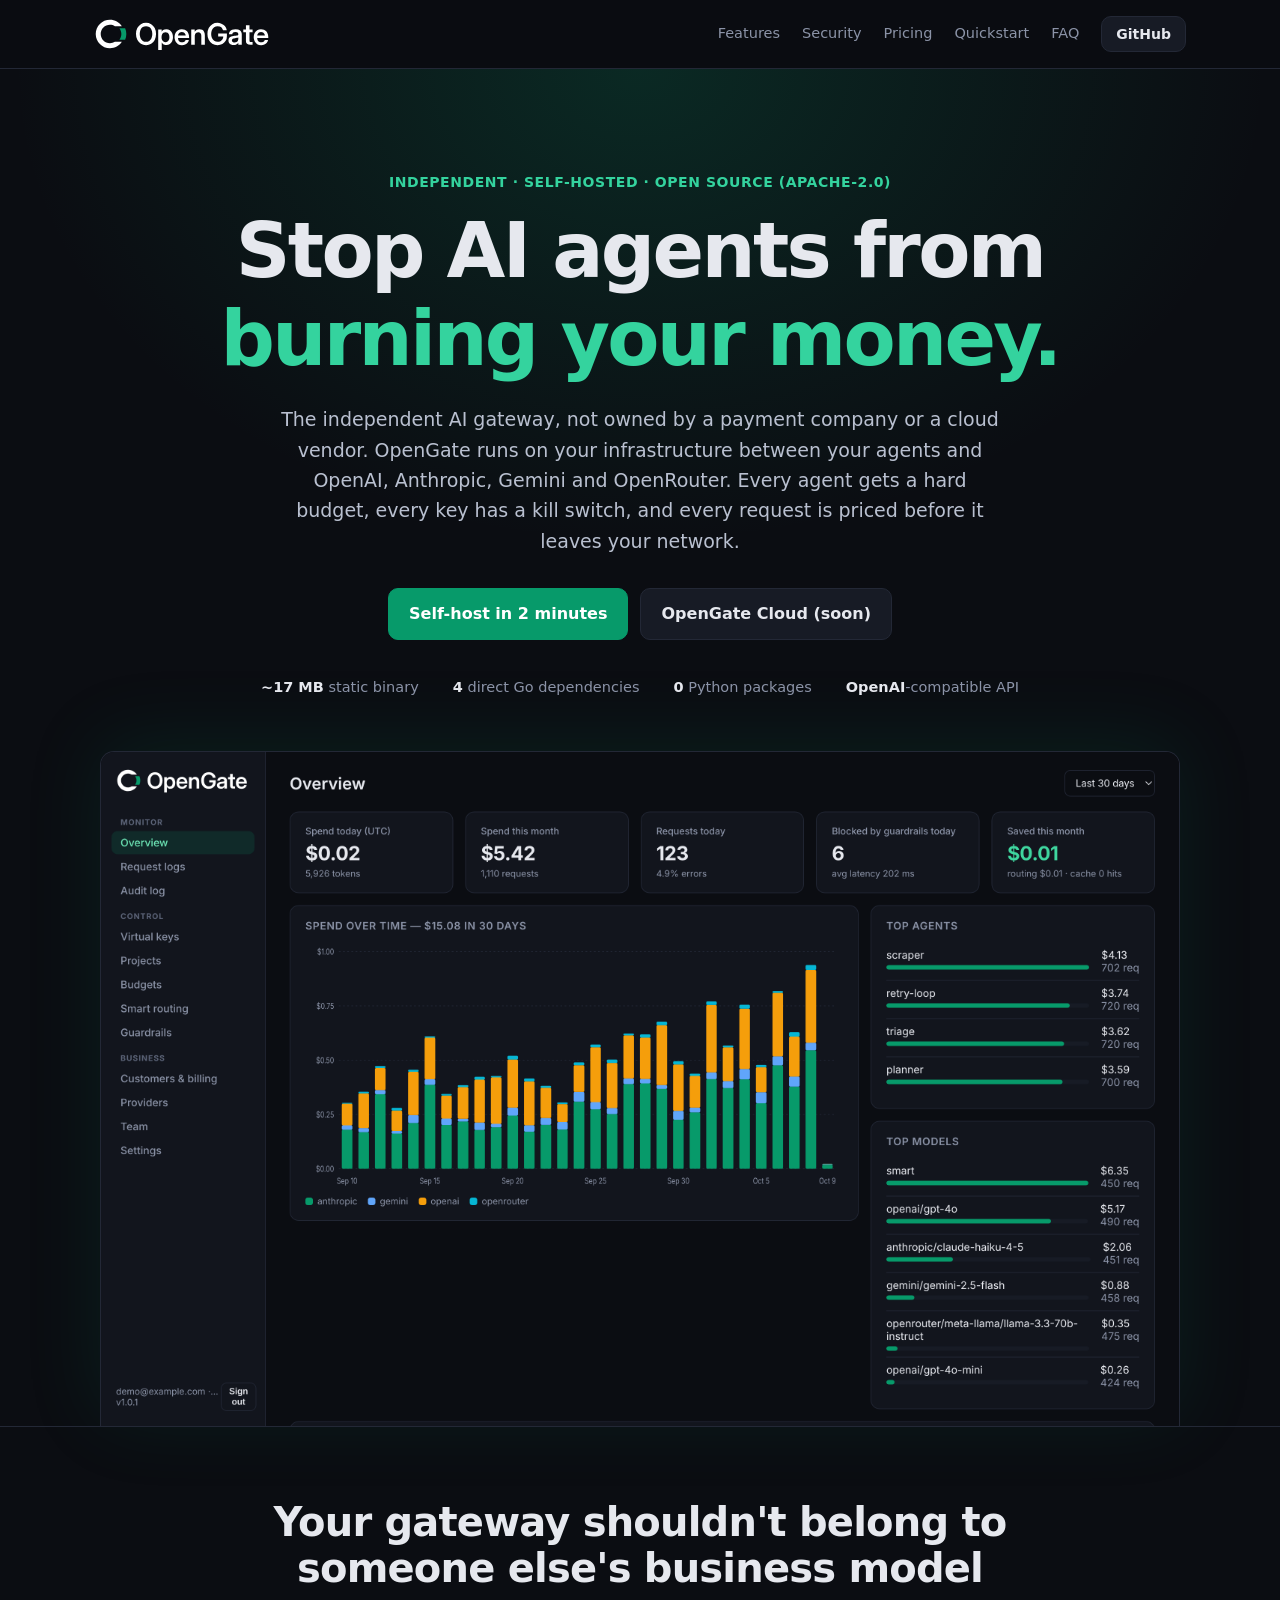
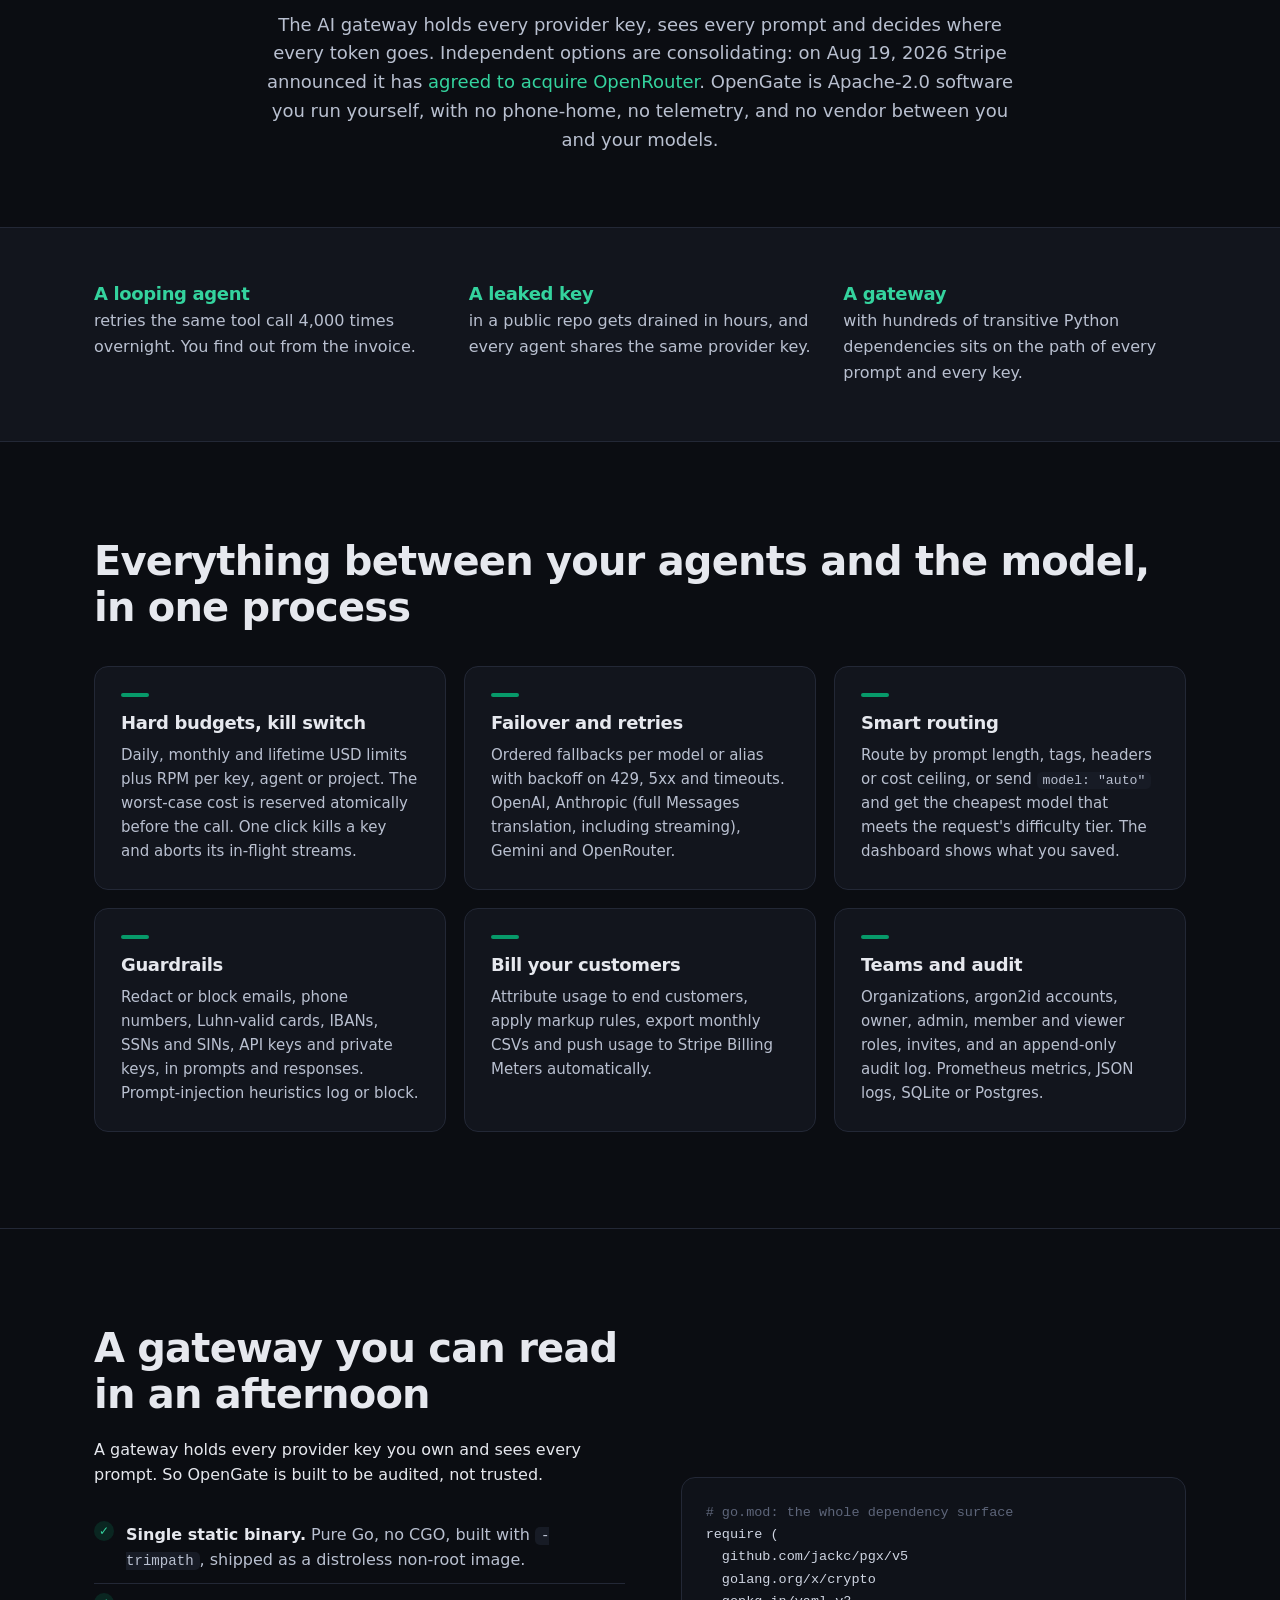
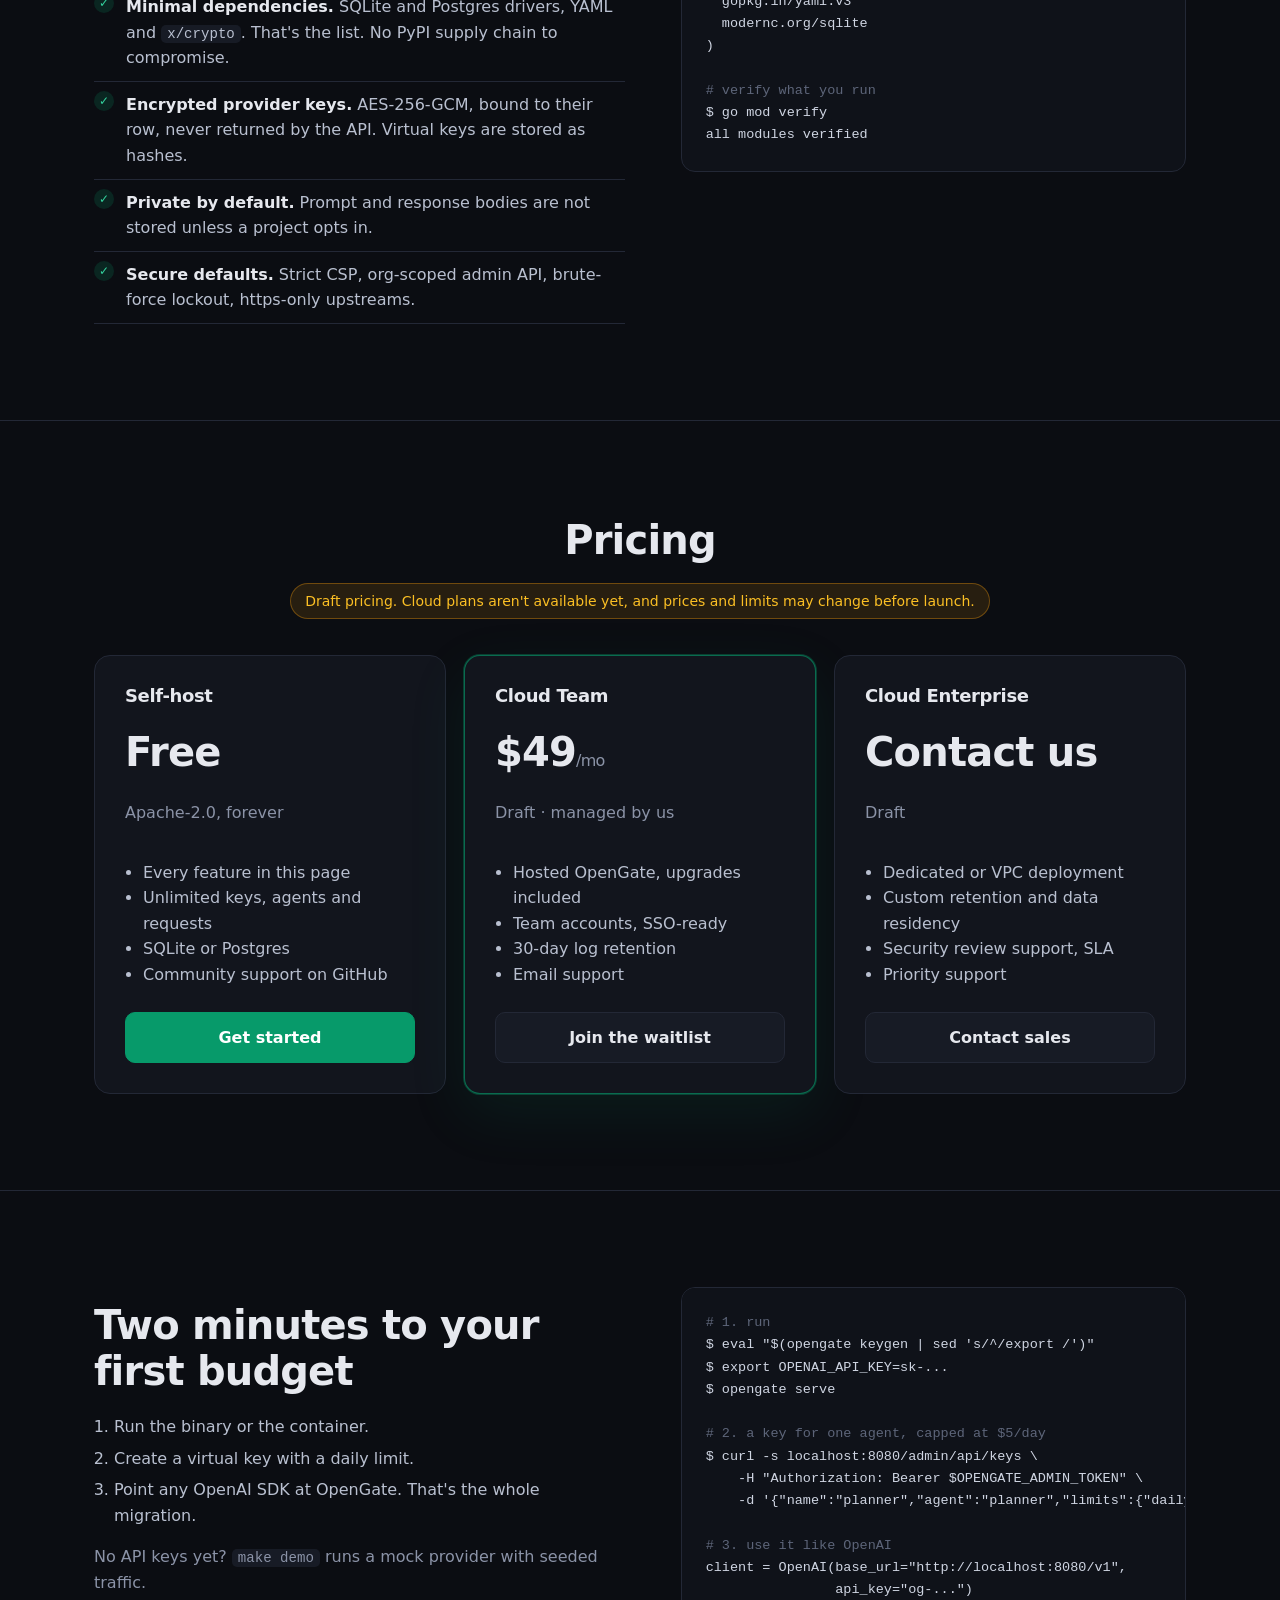
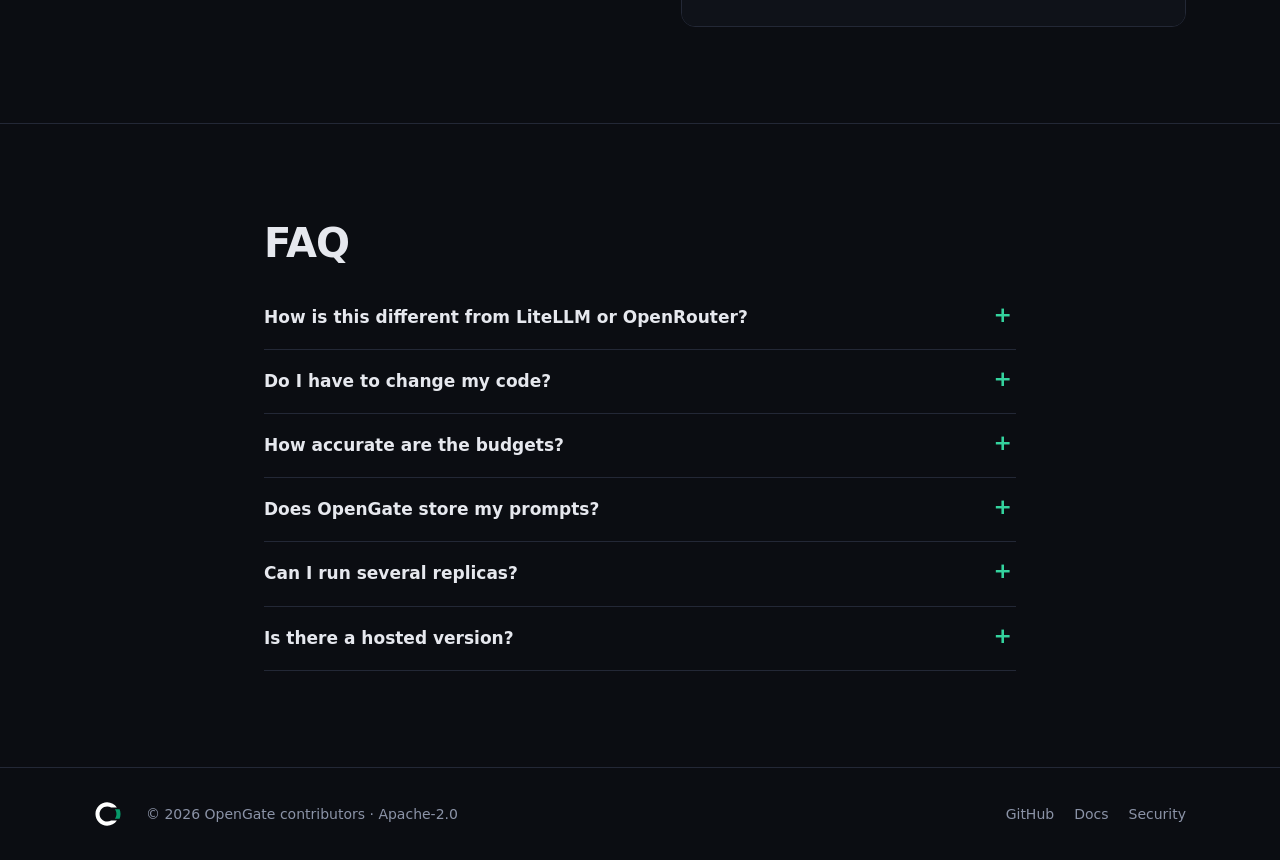
<file: site/index.html>
<!doctype html>
<html lang="en">
<head>
  <meta charset="utf-8">
  <meta name="viewport" content="width=device-width, initial-scale=1">
  <title>OpenGate: the independent, open-source AI gateway</title>
  <meta name="description" content="OpenGate is the independent, self-hosted, open-source AI gateway, not owned by a payment company or cloud vendor, shipped as one static Go binary. Hard per-agent budgets with a kill switch, multi-provider failover, smart routing, PII redaction and customer billing.">
  <meta property="og:title" content="OpenGate: stop AI agents from burning your money">
  <meta property="og:description" content="Open-source AI gateway in one static binary: hard budgets, kill switch, failover, guardrails.">
  <meta property="og:image" content="assets/opengate-social-preview-1280x640.png">
  <link rel="icon" href="assets/favicon.ico" sizes="any">
  <link rel="icon" href="assets/favicon.svg" type="image/svg+xml">
  <link rel="apple-touch-icon" href="assets/apple-touch-icon.png">
  <link rel="stylesheet" href="style.css">
</head>
<body>
<header class="nav">
  <div class="wrap row">
    <a href="#" class="logo"><img src="assets/opengate-lockup-dark.svg" alt="OpenGate" width="176" height="32"></a>
    <nav>
      <a href="#features">Features</a>
      <a href="#security">Security</a>
      <a href="#pricing">Pricing</a>
      <a href="#quickstart">Quickstart</a>
      <a href="#faq">FAQ</a>
      <a class="btn small" href="https://github.com/saief1/opengate">GitHub</a>
    </nav>
  </div>
</header>

<main>
<section class="hero">
  <div class="wrap">
    <p class="eyebrow">Independent · self-hosted · open source (Apache-2.0)</p>
    <h1>Stop AI agents from<br><span>burning your money.</span></h1>
    <p class="lead">The independent AI gateway, not owned by a payment company or a cloud vendor. OpenGate runs on your infrastructure between your agents and OpenAI, Anthropic, Gemini and OpenRouter. Every agent gets a hard budget, every key has a kill switch, and every request is priced before it leaves your network.</p>
    <div class="cta">
      <a class="btn primary" href="#quickstart">Self-host in 2 minutes</a>
      <a class="btn" href="#pricing">OpenGate Cloud (soon)</a>
    </div>
    <ul class="proof">
      <li><b>~17 MB</b> static binary</li>
      <li><b>4</b> direct Go dependencies</li>
      <li><b>0</b> Python packages</li>
      <li><b>OpenAI</b>-compatible API</li>
    </ul>
    <figure class="shot">
      <img src="assets/dashboard.png" alt="OpenGate dashboard: spend over time, budgets and kill switches" width="1440" height="900">
    </figure>
  </div>
</section>

<section class="independent">
  <div class="wrap narrow center">
    <h2>Your gateway shouldn't belong to someone else's business model</h2>
    <p>The AI gateway holds every provider key, sees every prompt and decides where every token goes. Independent options are consolidating: on Aug 19, 2026 Stripe announced it has <a href="https://stripe.com/newsroom/news/stripe-agrees-to-acquire-openrouter">agreed to acquire OpenRouter</a>. OpenGate is Apache-2.0 software you run yourself, with no phone-home, no telemetry, and no vendor between you and your models.</p>
  </div>
</section>

<section class="problem">
  <div class="wrap grid3">
    <div><h3>A looping agent</h3><p>retries the same tool call 4,000 times overnight. You find out from the invoice.</p></div>
    <div><h3>A leaked key</h3><p>in a public repo gets drained in hours, and every agent shares the same provider key.</p></div>
    <div><h3>A gateway</h3><p>with hundreds of transitive Python dependencies sits on the path of every prompt and every key.</p></div>
  </div>
</section>

<section id="features" class="features">
  <div class="wrap">
    <h2>Everything between your agents and the model, in one process</h2>
    <div class="cards">
      <article><h3>Hard budgets, kill switch</h3><p>Daily, monthly and lifetime USD limits plus RPM per key, agent or project. The worst-case cost is reserved atomically before the call. One click kills a key and aborts its in-flight streams.</p></article>
      <article><h3>Failover and retries</h3><p>Ordered fallbacks per model or alias with backoff on 429, 5xx and timeouts. OpenAI, Anthropic (full Messages translation, including streaming), Gemini and OpenRouter.</p></article>
      <article><h3>Smart routing</h3><p>Route by prompt length, tags, headers or cost ceiling, or send <code>model: "auto"</code> and get the cheapest model that meets the request's difficulty tier. The dashboard shows what you saved.</p></article>
      <article><h3>Guardrails</h3><p>Redact or block emails, phone numbers, Luhn-valid cards, IBANs, SSNs and SINs, API keys and private keys, in prompts and responses. Prompt-injection heuristics log or block.</p></article>
      <article><h3>Bill your customers</h3><p>Attribute usage to end customers, apply markup rules, export monthly CSVs and push usage to Stripe Billing Meters automatically.</p></article>
      <article><h3>Teams and audit</h3><p>Organizations, argon2id accounts, owner, admin, member and viewer roles, invites, and an append-only audit log. Prometheus metrics, JSON logs, SQLite or Postgres.</p></article>
    </div>
  </div>
</section>

<section id="security" class="security">
  <div class="wrap split">
    <div>
      <h2>A gateway you can read in an afternoon</h2>
      <p>A gateway holds every provider key you own and sees every prompt. So OpenGate is built to be audited, not trusted.</p>
      <ul class="checks">
        <li><b>Single static binary.</b> Pure Go, no CGO, built with <code>-trimpath</code>, shipped as a distroless non-root image.</li>
        <li><b>Minimal dependencies.</b> SQLite and Postgres drivers, YAML and <code>x/crypto</code>. That's the list. No PyPI supply chain to compromise.</li>
        <li><b>Encrypted provider keys.</b> AES-256-GCM, bound to their row, never returned by the API. Virtual keys are stored as hashes.</li>
        <li><b>Private by default.</b> Prompt and response bodies are not stored unless a project opts in.</li>
        <li><b>Secure defaults.</b> Strict CSP, org-scoped admin API, brute-force lockout, https-only upstreams.</li>
      </ul>
    </div>
    <pre class="code"><span class="c"># go.mod: the whole dependency surface</span>
require (
  github.com/jackc/pgx/v5
  golang.org/x/crypto
  gopkg.in/yaml.v3
  modernc.org/sqlite
)

<span class="c"># verify what you run</span>
$ go mod verify
all modules verified</pre>
  </div>
</section>

<section id="pricing" class="pricing">
  <div class="wrap">
    <h2>Pricing</h2>
    <p class="draft">Draft pricing. Cloud plans aren't available yet, and prices and limits may change before launch.</p>
    <div class="plans">
      <article class="plan">
        <h3>Self-host</h3>
        <p class="price">Free</p>
        <p class="muted">Apache-2.0, forever</p>
        <ul><li>Every feature in this page</li><li>Unlimited keys, agents and requests</li><li>SQLite or Postgres</li><li>Community support on GitHub</li></ul>
        <a class="btn primary" href="#quickstart">Get started</a>
      </article>
      <article class="plan featured">
        <h3>Cloud Team</h3>
        <p class="price">$49<span>/mo</span></p>
        <p class="muted">Draft · managed by us</p>
        <ul><li>Hosted OpenGate, upgrades included</li><li>Team accounts, SSO-ready</li><li>30-day log retention</li><li>Email support</li></ul>
        <a class="btn" href="https://github.com/saief1/opengate/issues/new?title=OpenGate%20Cloud%20waitlist&amp;labels=cloud">Join the waitlist</a>
      </article>
      <article class="plan">
        <h3>Cloud Enterprise</h3>
        <p class="price">Contact us</p>
        <p class="muted">Draft</p>
        <ul><li>Dedicated or VPC deployment</li><li>Custom retention and data residency</li><li>Security review support, SLA</li><li>Priority support</li></ul>
        <a class="btn" href="https://github.com/saief1/opengate/issues/new?title=OpenGate%20Enterprise%20inquiry&amp;labels=enterprise">Contact sales</a>
      </article>
    </div>
  </div>
</section>

<section id="quickstart" class="quickstart">
  <div class="wrap split">
    <div>
      <h2>Two minutes to your first budget</h2>
      <ol>
        <li>Run the binary or the container.</li>
        <li>Create a virtual key with a daily limit.</li>
        <li>Point any OpenAI SDK at OpenGate. That's the whole migration.</li>
      </ol>
      <p class="muted">No API keys yet? <code>make demo</code> runs a mock provider with seeded traffic.</p>
    </div>
    <pre class="code"><span class="c"># 1. run</span>
$ eval "$(opengate keygen | sed 's/^/export /')"
$ export OPENAI_API_KEY=sk-...
$ opengate serve

<span class="c"># 2. a key for one agent, capped at $5/day</span>
$ curl -s localhost:8080/admin/api/keys \
    -H "Authorization: Bearer $OPENGATE_ADMIN_TOKEN" \
    -d '{"name":"planner","agent":"planner","limits":{"daily_usd":5}}'

<span class="c"># 3. use it like OpenAI</span>
client = OpenAI(base_url="http://localhost:8080/v1",
                api_key="og-...")</pre>
  </div>
</section>

<section id="faq" class="faq">
  <div class="wrap narrow">
    <h2>FAQ</h2>
    <details><summary>How is this different from LiteLLM or OpenRouter?</summary><p>OpenRouter is a hosted service, so your traffic goes through a third party (Stripe announced on Aug 19, 2026 that it has <a href="https://stripe.com/newsroom/news/stripe-agrees-to-acquire-openrouter">agreed to acquire it</a>). LiteLLM is a large Python project. OpenGate is a small, independent, self-hosted Go binary focused on spend control: budgets are enforced before a request leaves, not reported afterwards. Migration guides for LiteLLM and Helicone are in the docs.</p></details>
    <details><summary>Do I have to change my code?</summary><p>No. Change the base URL and API key of any OpenAI SDK. Models are addressed as <code>provider/model</code>, for example <code>anthropic/claude-sonnet-4-5</code>, or through aliases you define. Chat Completions (streaming included), Embeddings and the Responses API are supported.</p></details>
    <details><summary>How accurate are the budgets?</summary><p>Costs come from the provider's usage fields and an editable price table, including cache-read and cache-write tokens. Before each call the worst case (max_tokens × price) is reserved, so concurrent requests can't overshoot a limit on one instance.</p></details>
    <details><summary>Does OpenGate store my prompts?</summary><p>Not by default. Only metadata (model, tokens, cost, latency, status) is logged. Body logging is opt-in per project and passes through the redaction guardrails first.</p></details>
    <details><summary>Can I run several replicas?</summary><p>Yes, on Postgres. Rate limits, spend and kill switches are shared through the database. Budget reservations are per process, so very tight limits are best enforced by a single instance (documented in the security model).</p></details>
    <details><summary>Is there a hosted version?</summary><p>OpenGate Cloud is planned. Pricing above is a draft. Self-hosting is and will stay free.</p></details>
  </div>
</section>
</main>

<footer>
  <div class="wrap row">
    <img src="assets/opengate-symbol-accent-on-dark.svg" alt="" width="28" height="28">
    <span class="muted">© 2026 OpenGate contributors · Apache-2.0</span>
    <nav><a href="https://github.com/saief1/opengate">GitHub</a><a href="https://github.com/saief1/opengate/tree/main/docs">Docs</a><a href="https://github.com/saief1/opengate/blob/main/SECURITY.md">Security</a></nav>
  </div>
</footer>
</body>
</html>
</file>
<file: site/style.css>
:root { --ink: #0B0D12; --panel: #12151d; --panel2: #171b25; --border: #232836; --text: #e6e8ee; --muted: #8b93a7; --accent: #079A6A; --accent2: #34d39e;
  font-family: Inter, system-ui, ui-sans-serif, -apple-system, "Segoe UI", Roboto, sans-serif; }
* { box-sizing: border-box; }
html { scroll-behavior: smooth; }
body { margin: 0; background: var(--ink); color: var(--text); font-size: 16px; line-height: 1.6; }
a { color: var(--accent2); text-decoration: none; }
code { font-family: ui-monospace, SFMono-Regular, Menlo, monospace; font-size: .88em; background: var(--panel2); padding: 1px 6px; border-radius: 5px; }
.wrap { max-width: 1140px; margin: 0 auto; padding: 0 24px; }
.narrow { max-width: 800px; }
.row { display: flex; align-items: center; gap: 24px; }
.muted { color: var(--muted); }
h1, h2, h3 { line-height: 1.15; letter-spacing: -.02em; margin: 0 0 .5em; }
h2 { font-size: clamp(28px, 3.4vw, 40px); }
h3 { font-size: 18px; }
section { padding: 96px 0; border-top: 1px solid var(--border); }

.nav { position: sticky; top: 0; z-index: 10; background: rgba(11,13,18,.85); backdrop-filter: blur(10px); border-bottom: 1px solid var(--border); }
.nav .row { height: 68px; justify-content: space-between; }
.nav .logo img { display: block; height: 32px; width: auto; }
.nav nav { display: flex; gap: 22px; align-items: center; font-size: 14.5px; }
.nav nav a { color: var(--muted); } .nav nav a:hover { color: var(--text); }
.nav nav a.btn { color: var(--text); }

.btn { display: inline-block; padding: 12px 20px; border-radius: 10px; border: 1px solid var(--border); background: var(--panel2); color: var(--text); font-weight: 600; }
.btn:hover { border-color: #3a4256; }
.btn.small { padding: 6px 14px; font-size: 14px; }
.btn.primary { background: var(--accent); border-color: var(--accent); color: #fff; }
.btn.primary:hover { background: #08ad77; }

.hero { border-top: 0; padding: 88px 0 0; text-align: center; background: radial-gradient(ellipse 70% 50% at 50% 0%, rgba(7,154,106,.20), transparent 70%); }
.eyebrow { color: var(--accent2); font-weight: 600; font-size: 14px; letter-spacing: .04em; text-transform: uppercase; }
.hero h1 { font-size: clamp(40px, 6.4vw, 76px); font-weight: 800; letter-spacing: -.035em; margin: 10px 0 22px; }
.hero h1 span { color: var(--accent2); }
.lead { font-size: 19px; color: #b9c0d0; max-width: 720px; margin: 0 auto 32px; }
.cta { display: flex; gap: 12px; justify-content: center; flex-wrap: wrap; }
.proof { list-style: none; padding: 0; margin: 36px 0 52px; display: flex; gap: 34px; justify-content: center; flex-wrap: wrap; color: var(--muted); font-size: 14.5px; }
.proof b { color: var(--text); }
.shot { margin: 0 auto; max-width: 1080px; border: 1px solid var(--border); border-bottom: 0; border-radius: 14px 14px 0 0; overflow: hidden; box-shadow: 0 -10px 80px rgba(7,154,106,.12); }
.shot img { display: block; width: 100%; height: auto; }

.problem { background: var(--panel); padding: 56px 0; }
.grid3 { display: grid; grid-template-columns: repeat(3, 1fr); gap: 32px; }
.grid3 h3 { color: var(--accent2); margin-bottom: 4px; }
.grid3 p { margin: 0; color: #b9c0d0; }

.cards { display: grid; grid-template-columns: repeat(3, 1fr); gap: 18px; margin-top: 36px; }
.cards article { background: var(--panel); border: 1px solid var(--border); border-radius: 14px; padding: 26px; }
.cards article h3::before { content: ""; display: block; width: 28px; height: 4px; border-radius: 2px; background: var(--accent); margin-bottom: 16px; }
.cards p { margin: 0; color: #b9c0d0; font-size: 15px; }

.split { display: grid; grid-template-columns: 1.05fr 1fr; gap: 56px; align-items: center; }
.checks { list-style: none; padding: 0; margin: 24px 0 0; }
.checks li { padding: 10px 0 10px 32px; position: relative; color: #b9c0d0; border-bottom: 1px solid var(--border); }
.checks li::before { content: "✓"; position: absolute; left: 0; top: 9px; width: 20px; height: 20px; border-radius: 50%; background: rgba(7,154,106,.18); color: var(--accent2); font-size: 12px; font-weight: 800; text-align: center; line-height: 20px; }
.checks b { color: var(--text); }
.code { margin: 0; background: #0f1219; border: 1px solid var(--border); border-radius: 14px; padding: 24px; font: 13.5px/1.65 ui-monospace, SFMono-Regular, Menlo, monospace; color: #cfd5e2; overflow-x: auto; white-space: pre; }
.code .c { color: #5d6579; }

.pricing { text-align: center; }
.draft { display: inline-block; background: rgba(245,158,11,.12); color: #fbbf24; border: 1px solid rgba(245,158,11,.35); padding: 6px 14px; border-radius: 999px; font-size: 14px; margin: 0 0 36px; }
.plans { display: grid; grid-template-columns: repeat(3, 1fr); gap: 18px; text-align: left; }
.plan { background: var(--panel); border: 1px solid var(--border); border-radius: 16px; padding: 30px; display: flex; flex-direction: column; }
.plan.featured { border-color: rgba(7,154,106,.65); box-shadow: 0 0 0 1px rgba(7,154,106,.35), 0 20px 60px rgba(7,154,106,.10); }
.plan .price { font-size: 40px; font-weight: 800; margin: 4px 0 0; letter-spacing: -.02em; }
.plan .price span { font-size: 16px; color: var(--muted); font-weight: 500; }
.plan ul { padding-left: 18px; color: #b9c0d0; flex: 1; margin: 18px 0 24px; }
.plan .btn { text-align: center; }

.quickstart ol { padding-left: 20px; color: #b9c0d0; }
.quickstart li { margin: 6px 0; }

.faq details { border-bottom: 1px solid var(--border); padding: 18px 0; }
.faq summary { cursor: pointer; font-weight: 600; font-size: 17px; list-style: none; position: relative; padding-right: 30px; }
.faq summary::-webkit-details-marker { display: none; }
.faq summary::after { content: "+"; position: absolute; right: 4px; color: var(--accent2); font-size: 22px; line-height: 1; }
.faq details[open] summary::after { content: "–"; }
.faq p { color: #b9c0d0; margin: 12px 0 0; }

footer { border-top: 1px solid var(--border); padding: 32px 0; font-size: 14px; }
footer nav { margin-left: auto; display: flex; gap: 20px; }
footer nav a { color: var(--muted); }

@media (max-width: 900px) {
  .grid3, .cards, .plans, .split { grid-template-columns: 1fr; }
  .nav nav a:not(.btn) { display: none; }
  section { padding: 64px 0; }
}

.independent { text-align: center; padding: 72px 0; }
.independent p { color: #b9c0d0; font-size: 18px; margin: 0; }
.center { text-align: center; }
</file>
